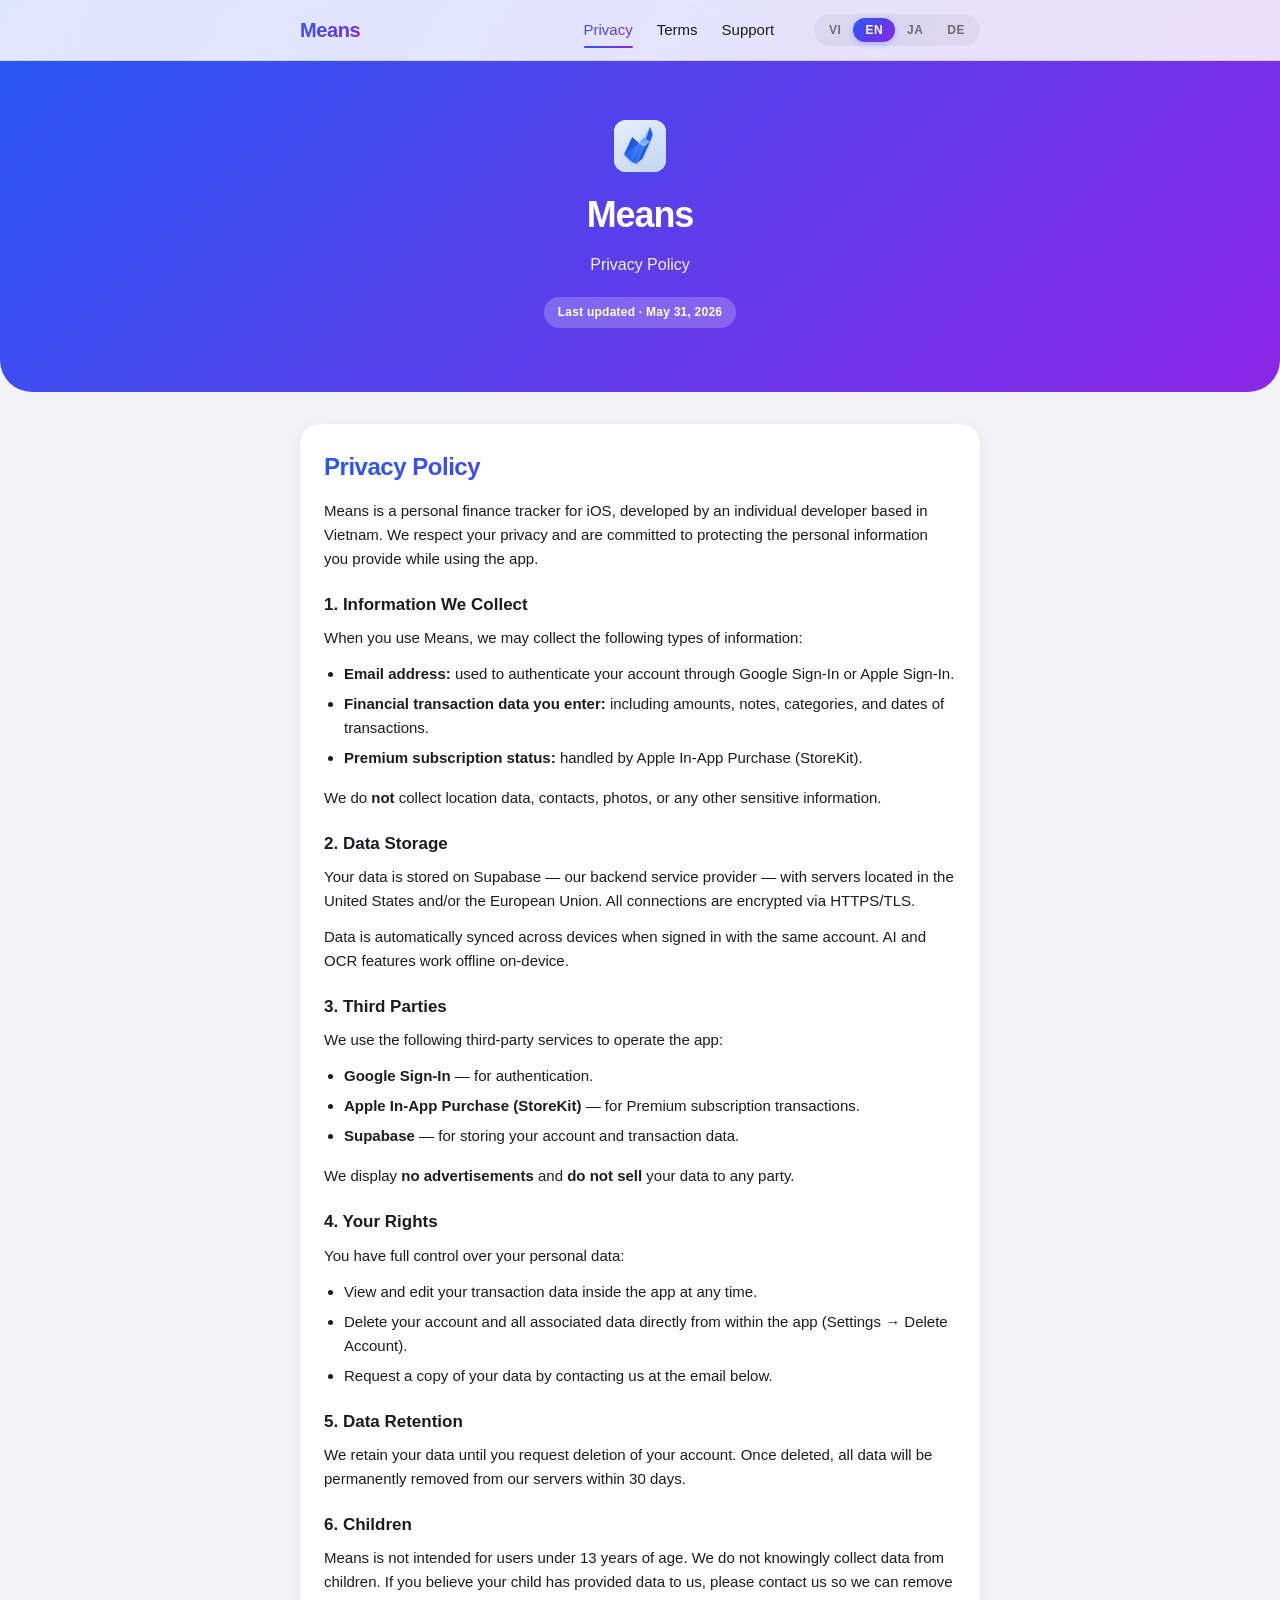
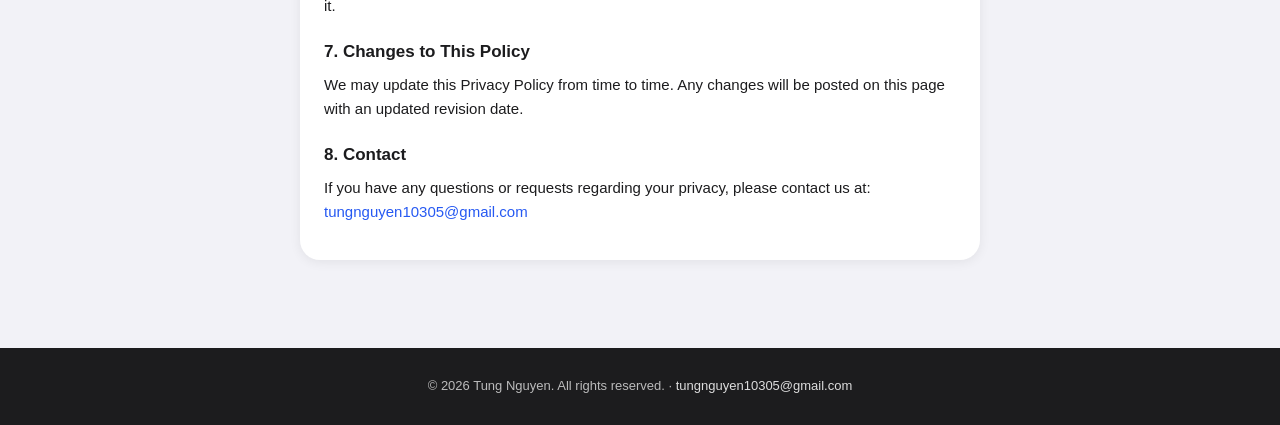
<file: index.html>
<!DOCTYPE html>
<html lang="vi">
<head>
    <meta charset="UTF-8">
    <meta http-equiv="refresh" content="0; url=privacy.html">
    <link rel="canonical" href="privacy.html">
    <title>Means — Legal</title>
    <script>window.location.replace("privacy.html");</script>
</head>
<body>
    <p>Redirecting to <a href="privacy.html">Privacy Policy</a>…</p>
</body>
</html>
</file>
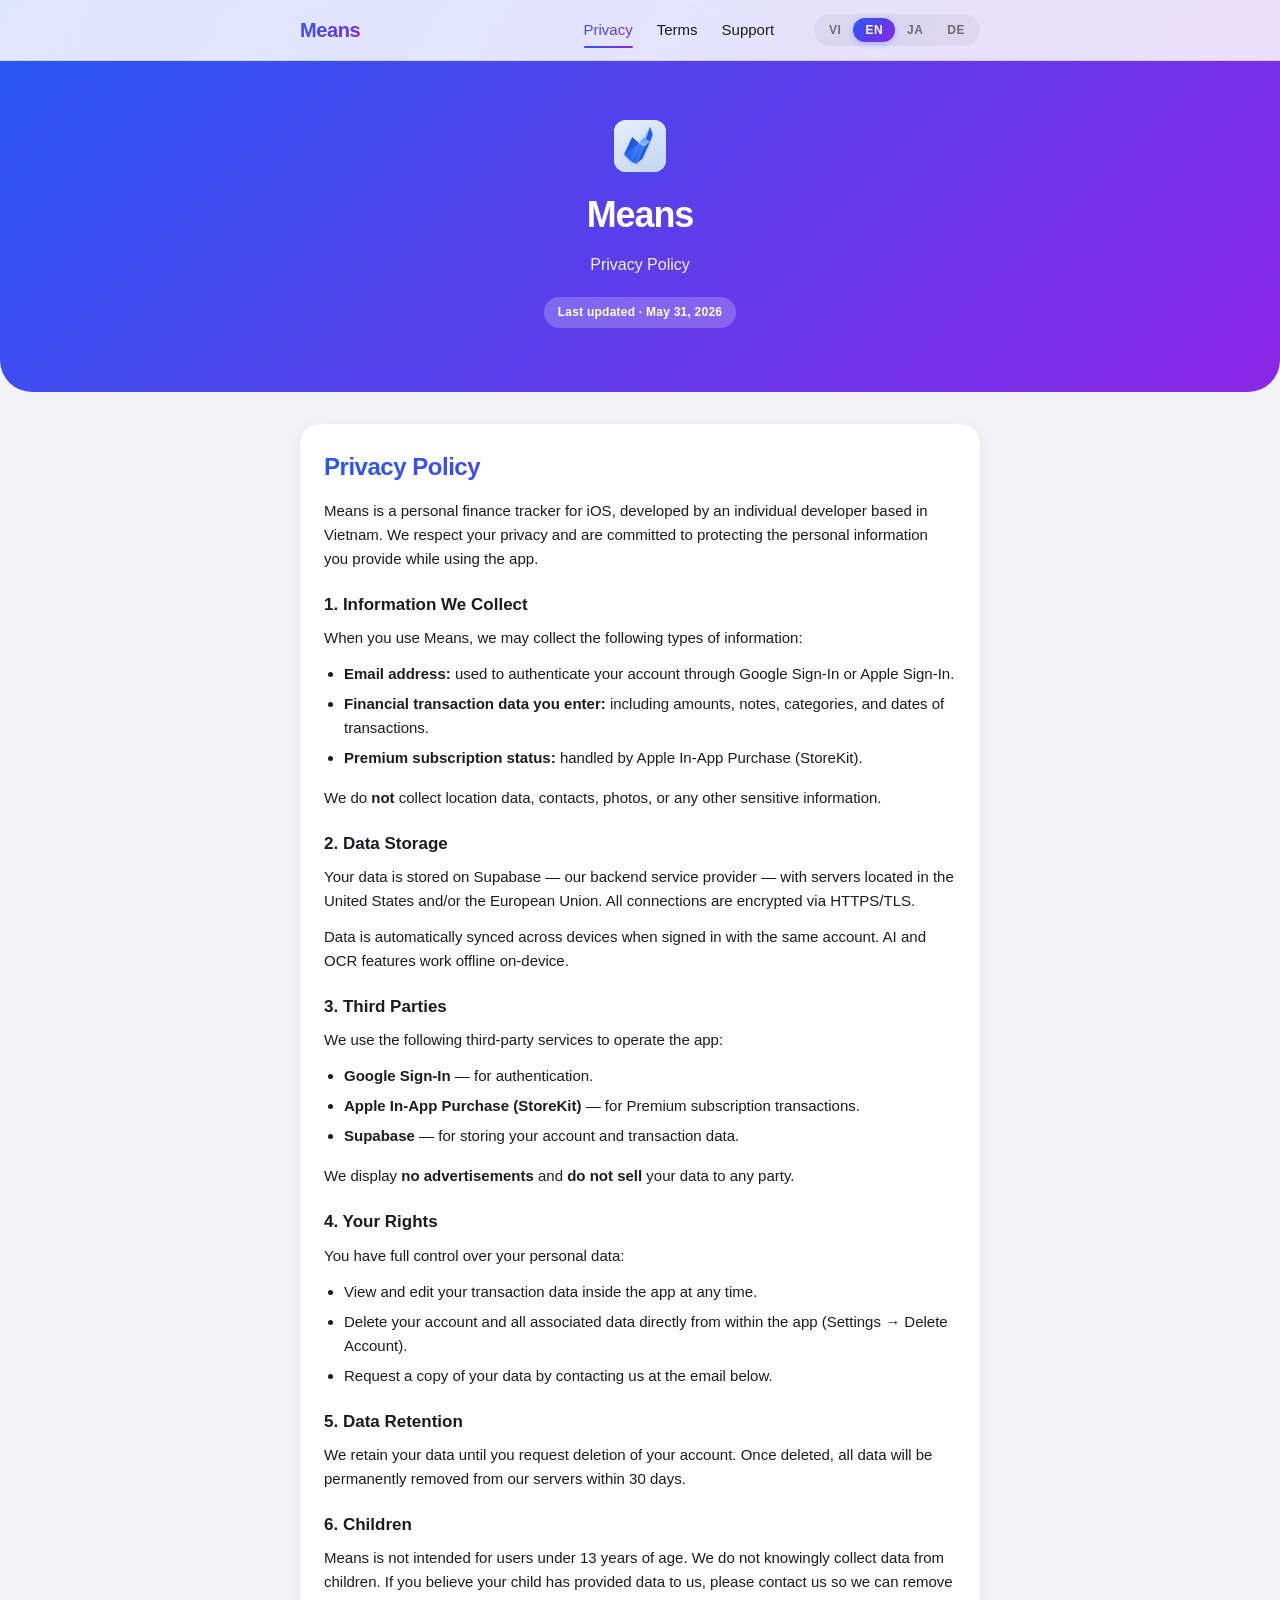
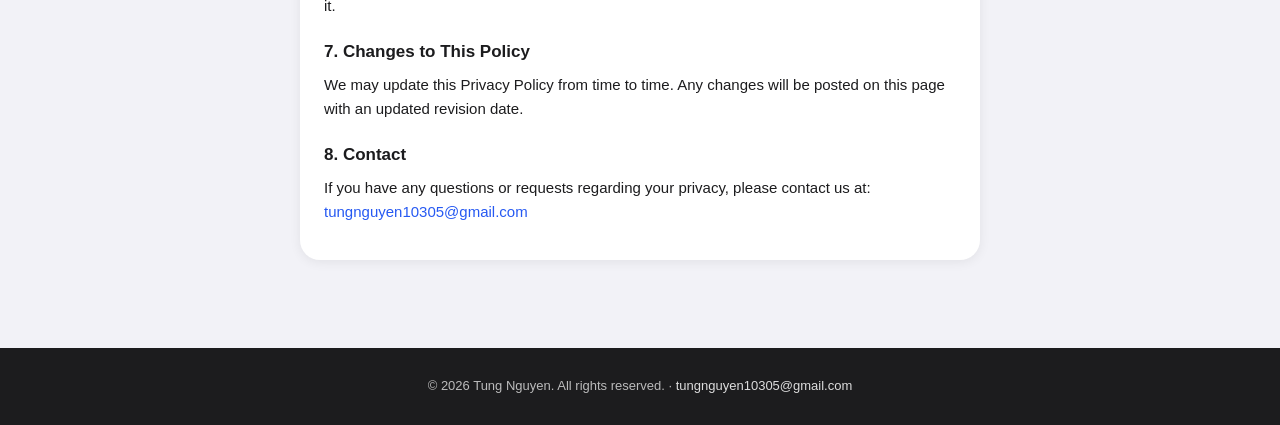
<file: privacy.html>
<!DOCTYPE html>
<html lang="vi">
<head>
    <meta charset="UTF-8">
    <meta name="viewport" content="width=device-width, initial-scale=1.0">
    <title>Chính sách bảo mật · Means</title>
    <meta name="description" content="Chính sách bảo mật của ứng dụng Means — quản lý tài chính cá nhân.">
    <link rel="stylesheet" href="style.css">
</head>
<body class="lang-vi">
    <nav class="nav">
        <div class="nav-inner">
            <a href="privacy.html" class="nav-brand">Means</a>
            <div class="nav-links">
                <a href="privacy.html" class="active">Privacy</a>
                <a href="terms.html">Terms</a>
                <a href="support.html">Support</a>
                <div class="lang-toggle" role="group" aria-label="Language">
                    <button type="button" data-lang="vi" class="active">VI</button>
                    <button type="button" data-lang="en">EN</button>
                    <button type="button" data-lang="ja">JA</button>
                    <button type="button" data-lang="de">DE</button>
                </div>
            </div>
        </div>
    </nav>

    <header class="hero">
        <div class="hero-icon">
            <img src="icon_ios_sang (1).svg" alt="Means app icon">
        </div>
        <h1>Means</h1>
        <p class="hero-subtitle" lang="vi">Chính sách bảo mật</p>
        <p class="hero-subtitle" lang="en">Privacy Policy</p>
        <p class="hero-subtitle" lang="ja">プライバシーポリシー</p>
        <p class="hero-subtitle" lang="de">Datenschutzerklärung</p>
        <span class="badge" lang="vi">Cập nhật · 31/05/2026</span>
        <span class="badge" lang="en">Last updated · May 31, 2026</span>
        <span class="badge" lang="ja">最終更新日 · 2026年5月31日</span>
        <span class="badge" lang="de">Zuletzt aktualisiert · 31. Mai 2026</span>
    </header>

    <main>
        <article class="card">
            <div lang="vi">
            <h2>Chính sách bảo mật</h2>
            <p>Means là ứng dụng quản lý tài chính cá nhân dành cho iOS, được phát triển bởi một nhà phát triển cá nhân tại Việt Nam. Chúng tôi tôn trọng quyền riêng tư của bạn và cam kết bảo vệ thông tin cá nhân mà bạn cung cấp khi sử dụng ứng dụng.</p>

            <h3>1. Thông tin chúng tôi thu thập</h3>
            <p>Khi bạn sử dụng Means, chúng tôi có thể thu thập các loại thông tin sau:</p>
            <ul>
                <li><strong>Địa chỉ email:</strong> dùng để xác thực tài khoản qua Google Sign-In hoặc Apple Sign-In.</li>
                <li><strong>Dữ liệu giao dịch tài chính do bạn nhập:</strong> bao gồm số tiền, ghi chú, danh mục, và ngày tháng của các giao dịch.</li>
                <li><strong>Trạng thái đăng ký Premium:</strong> được xử lý qua Apple In-App Purchase (StoreKit).</li>
            </ul>
            <p>Chúng tôi <strong>không</strong> thu thập dữ liệu vị trí, danh bạ, ảnh, hay bất kỳ dữ liệu nhạy cảm nào khác.</p>

            <h3>2. Lưu trữ dữ liệu</h3>
            <p>Dữ liệu của bạn được lưu trữ trên Supabase — nhà cung cấp dịch vụ backend — với máy chủ đặt tại Hoa Kỳ và/hoặc Liên minh châu Âu. Mọi kết nối đều được mã hoá qua HTTPS/TLS.</p>
            <p>Dữ liệu được đồng bộ tự động giữa các thiết bị khi đăng nhập cùng tài khoản. Các tính năng AI và OCR hoạt động offline trên thiết bị.</p>

            <h3>3. Bên thứ ba</h3>
            <p>Chúng tôi sử dụng các dịch vụ bên thứ ba sau để vận hành ứng dụng:</p>
            <ul>
                <li><strong>Google Sign-In</strong> — để xác thực đăng nhập.</li>
                <li><strong>Apple In-App Purchase (StoreKit)</strong> — để xử lý giao dịch đăng ký Premium.</li>
                <li><strong>Supabase</strong> — để lưu trữ dữ liệu tài khoản và giao dịch của bạn.</li>
            </ul>
            <p>Chúng tôi <strong>không hiển thị quảng cáo</strong> và <strong>không bán dữ liệu</strong> của bạn cho bất kỳ bên nào.</p>

            <h3>4. Quyền của người dùng</h3>
            <p>Bạn có toàn quyền đối với dữ liệu cá nhân của mình:</p>
            <ul>
                <li>Xem và chỉnh sửa dữ liệu giao dịch trong ứng dụng bất kỳ lúc nào.</li>
                <li>Xoá tài khoản và toàn bộ dữ liệu liên quan trực tiếp từ trong ứng dụng (mục Cài đặt → Xoá tài khoản).</li>
                <li>Yêu cầu sao lưu dữ liệu của bạn bằng cách liên hệ qua email bên dưới.</li>
            </ul>

            <h3>5. Thời gian lưu giữ</h3>
            <p>Chúng tôi lưu giữ dữ liệu của bạn cho đến khi bạn yêu cầu xoá tài khoản. Sau khi xoá, toàn bộ dữ liệu sẽ được xoá vĩnh viễn khỏi máy chủ trong vòng 30 ngày.</p>

            <h3>6. Trẻ em</h3>
            <p>Means không dành cho người dưới 13 tuổi. Chúng tôi không cố ý thu thập dữ liệu của trẻ em. Nếu bạn cho rằng con bạn đã cung cấp dữ liệu cho chúng tôi, vui lòng liên hệ để chúng tôi xoá dữ liệu đó.</p>

            <h3>7. Thay đổi chính sách</h3>
            <p>Chúng tôi có thể cập nhật chính sách này theo thời gian. Mọi thay đổi sẽ được thông báo qua trang này, kèm theo ngày cập nhật mới nhất.</p>

            <h3>8. Liên hệ</h3>
            <p>Nếu bạn có thắc mắc hoặc yêu cầu liên quan đến quyền riêng tư, vui lòng liên hệ qua email: <a href="mailto:tungnguyen10305@gmail.com">tungnguyen10305@gmail.com</a></p>
            </div>

            <div lang="en">
            <h2>Privacy Policy</h2>
            <p>Means is a personal finance tracker for iOS, developed by an individual developer based in Vietnam. We respect your privacy and are committed to protecting the personal information you provide while using the app.</p>

            <h3>1. Information We Collect</h3>
            <p>When you use Means, we may collect the following types of information:</p>
            <ul>
                <li><strong>Email address:</strong> used to authenticate your account through Google Sign-In or Apple Sign-In.</li>
                <li><strong>Financial transaction data you enter:</strong> including amounts, notes, categories, and dates of transactions.</li>
                <li><strong>Premium subscription status:</strong> handled by Apple In-App Purchase (StoreKit).</li>
            </ul>
            <p>We do <strong>not</strong> collect location data, contacts, photos, or any other sensitive information.</p>

            <h3>2. Data Storage</h3>
            <p>Your data is stored on Supabase — our backend service provider — with servers located in the United States and/or the European Union. All connections are encrypted via HTTPS/TLS.</p>
            <p>Data is automatically synced across devices when signed in with the same account. AI and OCR features work offline on-device.</p>

            <h3>3. Third Parties</h3>
            <p>We use the following third-party services to operate the app:</p>
            <ul>
                <li><strong>Google Sign-In</strong> — for authentication.</li>
                <li><strong>Apple In-App Purchase (StoreKit)</strong> — for Premium subscription transactions.</li>
                <li><strong>Supabase</strong> — for storing your account and transaction data.</li>
            </ul>
            <p>We display <strong>no advertisements</strong> and <strong>do not sell</strong> your data to any party.</p>

            <h3>4. Your Rights</h3>
            <p>You have full control over your personal data:</p>
            <ul>
                <li>View and edit your transaction data inside the app at any time.</li>
                <li>Delete your account and all associated data directly from within the app (Settings → Delete Account).</li>
                <li>Request a copy of your data by contacting us at the email below.</li>
            </ul>

            <h3>5. Data Retention</h3>
            <p>We retain your data until you request deletion of your account. Once deleted, all data will be permanently removed from our servers within 30 days.</p>

            <h3>6. Children</h3>
            <p>Means is not intended for users under 13 years of age. We do not knowingly collect data from children. If you believe your child has provided data to us, please contact us so we can remove it.</p>

            <h3>7. Changes to This Policy</h3>
            <p>We may update this Privacy Policy from time to time. Any changes will be posted on this page with an updated revision date.</p>

            <h3>8. Contact</h3>
            <p>If you have any questions or requests regarding your privacy, please contact us at: <a href="mailto:tungnguyen10305@gmail.com">tungnguyen10305@gmail.com</a></p>
            </div>

            <div lang="ja">
            <h2>プライバシーポリシー</h2>
            <p>MeansはiOS向けの個人ファイナンス管理アプリで、ベトナムの個人開発者によって開発されています。私たちはあなたのプライバシーを尊重し、アプリの利用中に提供される個人情報の保護に努めます。</p>

            <h3>1. 収集する情報</h3>
            <p>Meansを利用する際、以下の情報を収集する場合があります:</p>
            <ul>
                <li><strong>メールアドレス:</strong> Google Sign-InまたはApple Sign-Inを通じたアカウント認証に使用します。</li>
                <li><strong>入力された取引データ:</strong> 金額、メモ、カテゴリ、日付などの取引情報。</li>
                <li><strong>プレミアム購読状況:</strong> Apple In-App Purchase (StoreKit) で管理されます。</li>
            </ul>
            <p>位置情報、連絡先、写真、その他の機密情報は<strong>収集しません</strong>。</p>

            <h3>2. データの保存</h3>
            <p>データは当社のバックエンドサービスプロバイダーであるSupabaseに保存され、サーバーは米国および/または欧州連合にあります。すべての通信はHTTPS/TLSで暗号化されます。</p>
            <p>同じアカウントでログインすると、デバイス間で自動的に同期されます。AI機能とOCR機能はデバイス上でオフライン動作します。</p>

            <h3>3. 第三者サービス</h3>
            <p>アプリの運営に以下の第三者サービスを利用しています:</p>
            <ul>
                <li><strong>Google Sign-In</strong> — 認証用。</li>
                <li><strong>Apple In-App Purchase (StoreKit)</strong> — プレミアム購読決済用。</li>
                <li><strong>Supabase</strong> — アカウントおよび取引データの保存用。</li>
            </ul>
            <p>広告は<strong>一切表示せず</strong>、あなたのデータを第三者に<strong>販売しません</strong>。</p>

            <h3>4. あなたの権利</h3>
            <p>あなたは個人データを完全に管理する権利を持ちます:</p>
            <ul>
                <li>アプリ内でいつでも取引データの閲覧および編集が可能です。</li>
                <li>アプリ内から直接アカウントとすべてのデータを削除できます (設定 → アカウント削除)。</li>
                <li>下記のメールアドレスに連絡することで、データのコピーを請求できます。</li>
            </ul>

            <h3>5. データ保持期間</h3>
            <p>アカウント削除の要求があるまでデータを保持します。削除後、すべてのデータは30日以内にサーバーから完全に削除されます。</p>

            <h3>6. 子どもについて</h3>
            <p>Meansは13歳未満のユーザーを対象としていません。意図的に子どもからデータを収集することはありません。お子様が当社にデータを提供したと思われる場合は、削除のためご連絡ください。</p>

            <h3>7. ポリシーの変更</h3>
            <p>本プライバシーポリシーは随時更新される場合があります。変更内容は更新日とともにこのページに掲載されます。</p>

            <h3>8. お問い合わせ</h3>
            <p>プライバシーに関するご質問やご要望は、次のメールアドレスまでお問い合わせください: <a href="mailto:tungnguyen10305@gmail.com">tungnguyen10305@gmail.com</a></p>
            </div>

            <div lang="de">
            <h2>Datenschutzerklärung</h2>
            <p>Means ist eine persönliche Finanz-Tracking-App für iOS, entwickelt von einem Einzelentwickler in Vietnam. Wir respektieren deine Privatsphäre und verpflichten uns, deine bei der Nutzung der App bereitgestellten personenbezogenen Daten zu schützen.</p>

            <h3>1. Erhobene Daten</h3>
            <p>Bei der Nutzung von Means können folgende Arten von Daten erhoben werden:</p>
            <ul>
                <li><strong>E-Mail-Adresse:</strong> zur Authentifizierung deines Kontos über Google Sign-In oder Apple Sign-In.</li>
                <li><strong>Eingegebene Finanztransaktionsdaten:</strong> einschließlich Beträge, Notizen, Kategorien und Daten der Transaktionen.</li>
                <li><strong>Premium-Abonnementstatus:</strong> verarbeitet durch Apple In-App Purchase (StoreKit).</li>
            </ul>
            <p>Wir erheben <strong>keine</strong> Standortdaten, Kontakte, Fotos oder andere sensible Informationen.</p>

            <h3>2. Datenspeicherung</h3>
            <p>Deine Daten werden auf Supabase — unserem Backend-Dienstleister — gespeichert, mit Servern in den USA und/oder der Europäischen Union. Alle Verbindungen sind per HTTPS/TLS verschlüsselt.</p>
            <p>Daten werden automatisch zwischen Geräten synchronisiert, wenn du mit demselben Konto angemeldet bist. KI- und OCR-Funktionen arbeiten offline auf dem Gerät.</p>

            <h3>3. Drittanbieter</h3>
            <p>Wir nutzen folgende Drittanbieter-Dienste für den Betrieb der App:</p>
            <ul>
                <li><strong>Google Sign-In</strong> — zur Authentifizierung.</li>
                <li><strong>Apple In-App Purchase (StoreKit)</strong> — für Premium-Abonnements.</li>
                <li><strong>Supabase</strong> — zur Speicherung deiner Konto- und Transaktionsdaten.</li>
            </ul>
            <p>Wir zeigen <strong>keine Werbung</strong> und <strong>verkaufen</strong> deine Daten nicht an Dritte.</p>

            <h3>4. Deine Rechte</h3>
            <p>Du hast die volle Kontrolle über deine personenbezogenen Daten:</p>
            <ul>
                <li>Transaktionsdaten jederzeit in der App ansehen und bearbeiten.</li>
                <li>Konto und alle zugehörigen Daten direkt in der App löschen (Einstellungen → Konto löschen).</li>
                <li>Eine Kopie deiner Daten anfordern, indem du uns per E-Mail kontaktierst.</li>
            </ul>

            <h3>5. Speicherdauer</h3>
            <p>Wir bewahren deine Daten auf, bis du die Löschung deines Kontos anforderst. Nach der Löschung werden alle Daten innerhalb von 30 Tagen dauerhaft von unseren Servern entfernt.</p>

            <h3>6. Kinder</h3>
            <p>Means ist nicht für Nutzer unter 13 Jahren bestimmt. Wir erheben wissentlich keine Daten von Kindern. Falls du der Meinung bist, dass dein Kind uns Daten zur Verfügung gestellt hat, kontaktiere uns bitte zur Löschung.</p>

            <h3>7. Änderungen dieser Richtlinie</h3>
            <p>Wir können diese Datenschutzerklärung von Zeit zu Zeit aktualisieren. Änderungen werden auf dieser Seite mit einem aktualisierten Datum veröffentlicht.</p>

            <h3>8. Kontakt</h3>
            <p>Bei Fragen oder Anliegen zum Datenschutz kontaktiere uns bitte unter: <a href="mailto:tungnguyen10305@gmail.com">tungnguyen10305@gmail.com</a></p>
            </div>
        </article>
    </main>

    <footer>
        © 2026 Tung Nguyen. All rights reserved. · <a href="mailto:tungnguyen10305@gmail.com">tungnguyen10305@gmail.com</a>
    </footer>

    <script>
    (function () {
        var KEY = "means-lang";
        var SUPPORTED = ["vi", "en", "ja", "de"];

        function isSupported(l) { return SUPPORTED.indexOf(l) >= 0; }
        function readSaved() {
            try { return localStorage.getItem(KEY); } catch (e) { return null; }
        }
        function writeSaved(v) {
            try { localStorage.setItem(KEY, v); } catch (e) {}
        }
        function getInitial() {
            // Priority: URL ?lang= → saved localStorage → navigator
            var params = new URLSearchParams(window.location.search);
            var fromUrl = (params.get("lang") || "").toLowerCase();
            if (isSupported(fromUrl)) return fromUrl;
            var saved = readSaved();
            if (isSupported(saved)) return saved;
            var nav = (navigator.language || "").toLowerCase();
            if (nav.indexOf("vi") === 0) return "vi";
            if (nav.indexOf("ja") === 0) return "ja";
            if (nav.indexOf("de") === 0) return "de";
            return "en";
        }
        function apply(lang) {
            document.documentElement.lang = lang;
            document.body.classList.remove("lang-vi", "lang-en", "lang-ja", "lang-de");
            document.body.classList.add("lang-" + lang);
            var btns = document.querySelectorAll(".lang-toggle button[data-lang]");
            for (var k = 0; k < btns.length; k++) {
                if (btns[k].dataset.lang === lang) btns[k].classList.add("active");
                else btns[k].classList.remove("active");
            }
        }

        var current = getInitial();
        apply(current);

        var btns = document.querySelectorAll(".lang-toggle button[data-lang]");
        for (var i = 0; i < btns.length; i++) {
            btns[i].addEventListener("click", function () {
                var lang = this.dataset.lang;
                if (lang === current) return;
                current = lang;
                writeSaved(current);
                apply(current);
            });
        }

        window.addEventListener("storage", function (e) {
            if (e.key === KEY && isSupported(e.newValue) && e.newValue !== current) {
                current = e.newValue;
                apply(current);
            }
        });
    })();
    </script>
</body>
</html>
</file>
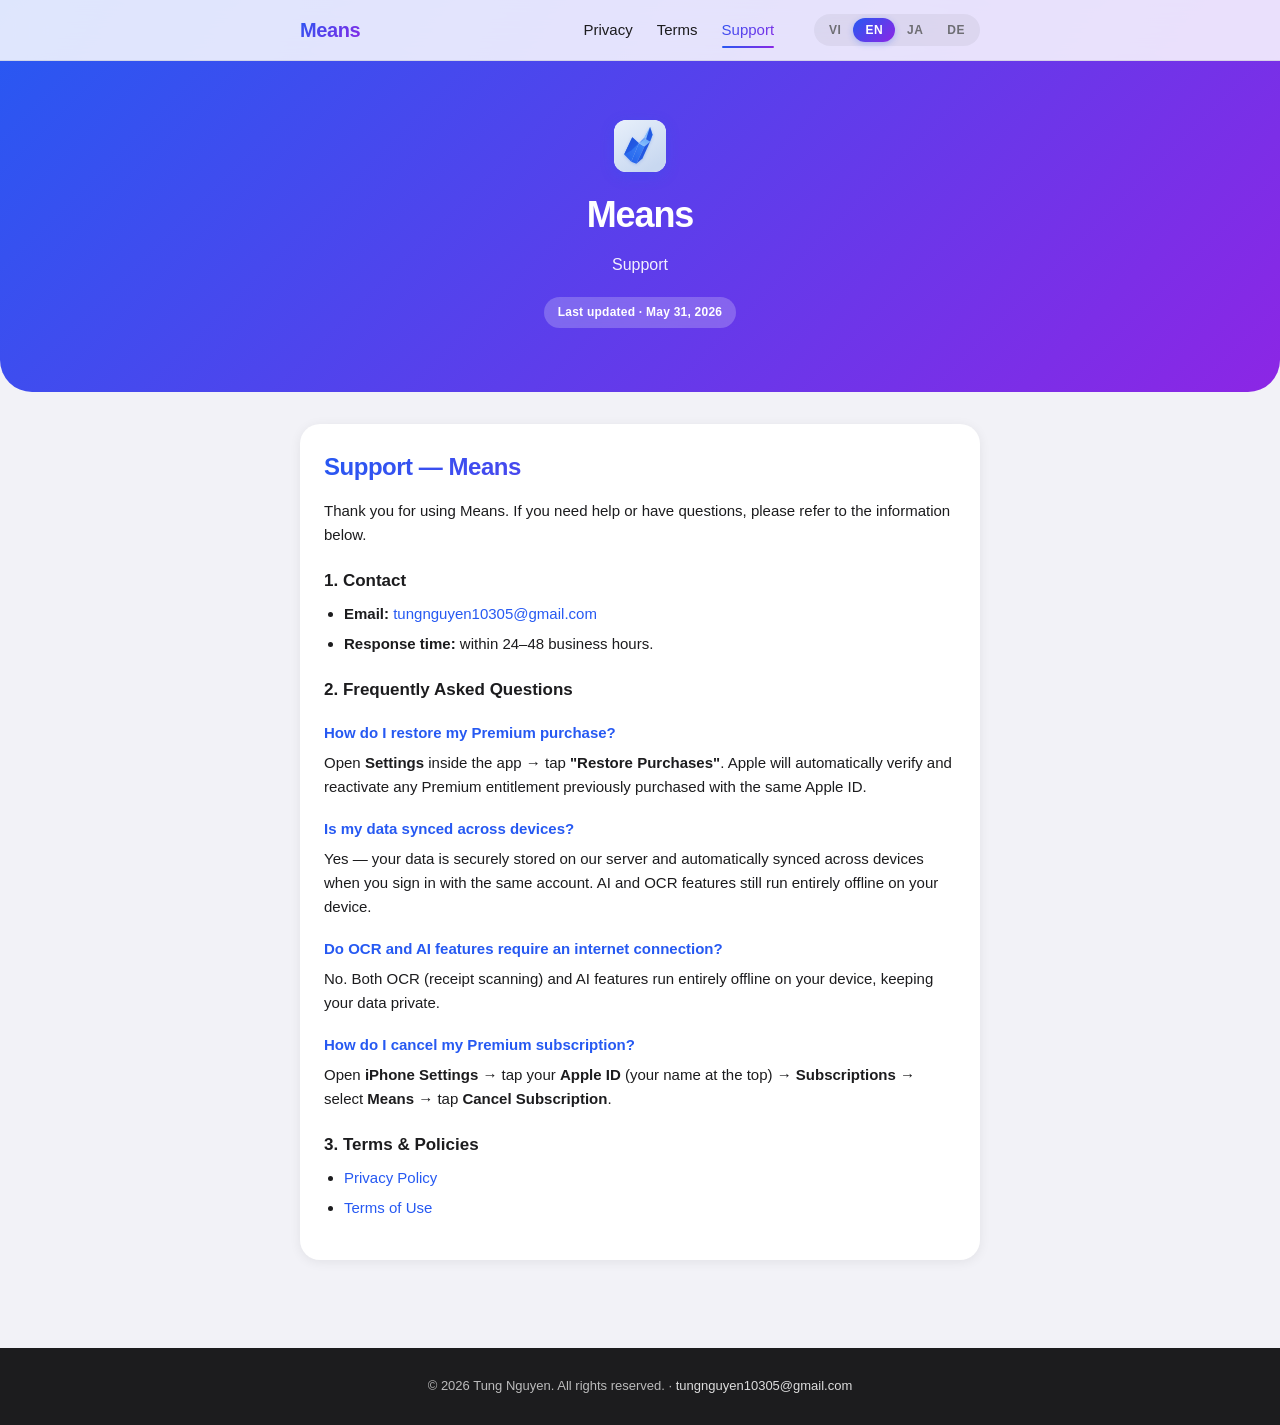
<file: support.html>
<!DOCTYPE html>
<html lang="vi">
<head>
    <meta charset="UTF-8">
    <meta name="viewport" content="width=device-width, initial-scale=1.0">
    <title>Hỗ trợ · Means</title>
    <meta name="description" content="Trang hỗ trợ ứng dụng Means — quản lý tài chính cá nhân.">
    <link rel="stylesheet" href="style.css">
</head>
<body class="lang-vi">
    <nav class="nav">
        <div class="nav-inner">
            <a href="privacy.html" class="nav-brand">Means</a>
            <div class="nav-links">
                <a href="privacy.html">Privacy</a>
                <a href="terms.html">Terms</a>
                <a href="support.html" class="active">Support</a>
                <div class="lang-toggle" role="group" aria-label="Language">
                    <button type="button" data-lang="vi" class="active">VI</button>
                    <button type="button" data-lang="en">EN</button>
                    <button type="button" data-lang="ja">JA</button>
                    <button type="button" data-lang="de">DE</button>
                </div>
            </div>
        </div>
    </nav>

    <header class="hero">
        <div class="hero-icon">
            <img src="icon_ios_sang (1).svg" alt="Means app icon">
        </div>
        <h1>Means</h1>
        <p class="hero-subtitle" lang="vi">Hỗ trợ</p>
        <p class="hero-subtitle" lang="en">Support</p>
        <p class="hero-subtitle" lang="ja">サポート</p>
        <p class="hero-subtitle" lang="de">Support</p>
        <span class="badge" lang="vi">Cập nhật · 31/05/2026</span>
        <span class="badge" lang="en">Last updated · May 31, 2026</span>
        <span class="badge" lang="ja">最終更新日 · 2026年5月31日</span>
        <span class="badge" lang="de">Zuletzt aktualisiert · 31. Mai 2026</span>
    </header>

    <main>
        <article class="card">
            <div lang="vi">
            <h2>Hỗ trợ — Means</h2>
            <p>Cảm ơn bạn đã sử dụng Means. Nếu bạn cần trợ giúp hoặc có câu hỏi, vui lòng tham khảo các thông tin dưới đây.</p>

            <h3>1. Liên hệ</h3>
            <ul>
                <li><strong>Email:</strong> <a href="mailto:tungnguyen10305@gmail.com">tungnguyen10305@gmail.com</a></li>
                <li><strong>Thời gian phản hồi:</strong> trong vòng 24–48 giờ làm việc.</li>
            </ul>

            <h3>2. Câu hỏi thường gặp</h3>

            <h4>Làm sao khôi phục mua hàng Premium?</h4>
            <p>Vào <strong>Cài đặt</strong> trong app → chọn <strong>"Khôi phục mua hàng"</strong>. Apple sẽ tự động xác minh và kích hoạt lại quyền Premium đã mua trước đó với cùng Apple ID.</p>

            <h4>Dữ liệu có được đồng bộ giữa các thiết bị không?</h4>
            <p>Có, dữ liệu được lưu trữ an toàn trên server và đồng bộ tự động giữa các thiết bị khi bạn đăng nhập cùng tài khoản. Các tính năng AI và OCR vẫn hoạt động offline trên thiết bị.</p>

            <h4>Tính năng OCR và AI có cần kết nối internet không?</h4>
            <p>Không. Cả OCR (nhận dạng hoá đơn) và các tính năng AI đều hoạt động hoàn toàn offline ngay trên thiết bị, đảm bảo quyền riêng tư của bạn.</p>

            <h4>Làm sao huỷ đăng ký Premium?</h4>
            <p>Vào <strong>Cài đặt iPhone</strong> → <strong>Apple ID</strong> (tên của bạn ở đầu trang) → <strong>Subscriptions</strong> (Đăng ký) → chọn <strong>Means</strong> → nhấn <strong>Cancel Subscription</strong> (Huỷ đăng ký).</p>

            <h3>3. Điều khoản & Chính sách</h3>
            <ul>
                <li><a href="privacy.html">Chính sách bảo mật</a></li>
                <li><a href="terms.html">Điều khoản sử dụng</a></li>
            </ul>
            </div>

            <div lang="en">
            <h2>Support — Means</h2>
            <p>Thank you for using Means. If you need help or have questions, please refer to the information below.</p>

            <h3>1. Contact</h3>
            <ul>
                <li><strong>Email:</strong> <a href="mailto:tungnguyen10305@gmail.com">tungnguyen10305@gmail.com</a></li>
                <li><strong>Response time:</strong> within 24–48 business hours.</li>
            </ul>

            <h3>2. Frequently Asked Questions</h3>

            <h4>How do I restore my Premium purchase?</h4>
            <p>Open <strong>Settings</strong> inside the app → tap <strong>"Restore Purchases"</strong>. Apple will automatically verify and reactivate any Premium entitlement previously purchased with the same Apple ID.</p>

            <h4>Is my data synced across devices?</h4>
            <p>Yes — your data is securely stored on our server and automatically synced across devices when you sign in with the same account. AI and OCR features still run entirely offline on your device.</p>

            <h4>Do OCR and AI features require an internet connection?</h4>
            <p>No. Both OCR (receipt scanning) and AI features run entirely offline on your device, keeping your data private.</p>

            <h4>How do I cancel my Premium subscription?</h4>
            <p>Open <strong>iPhone Settings</strong> → tap your <strong>Apple ID</strong> (your name at the top) → <strong>Subscriptions</strong> → select <strong>Means</strong> → tap <strong>Cancel Subscription</strong>.</p>

            <h3>3. Terms & Policies</h3>
            <ul>
                <li><a href="privacy.html">Privacy Policy</a></li>
                <li><a href="terms.html">Terms of Use</a></li>
            </ul>
            </div>

            <div lang="ja">
            <h2>サポート — Means</h2>
            <p>Meansをご利用いただきありがとうございます。ご不明な点やご質問がございましたら、以下の情報をご参照ください。</p>

            <h3>1. お問い合わせ</h3>
            <ul>
                <li><strong>メール:</strong> <a href="mailto:tungnguyen10305@gmail.com">tungnguyen10305@gmail.com</a></li>
                <li><strong>返信時間:</strong> 営業時間内24〜48時間以内。</li>
            </ul>

            <h3>2. よくある質問</h3>

            <h4>プレミアム購入を復元するには?</h4>
            <p>アプリ内の<strong>設定</strong>→<strong>「購入を復元」</strong>をタップしてください。Appleが自動的に確認し、同じApple IDで以前購入したプレミアム権限を再アクティベートします。</p>

            <h4>データはデバイス間で同期されますか?</h4>
            <p>はい。データはサーバーに安全に保存され、同じアカウントでサインインすると自動的に同期されます。AIとOCR機能はデバイス上でオフラインでも動作します。</p>

            <h4>OCRとAI機能にはインターネット接続が必要ですか?</h4>
            <p>いいえ。OCR（レシートスキャン）とAI機能は、デバイス上で完全にオフラインで動作し、プライバシーを保護します。</p>

            <h4>プレミアムサブスクリプションをキャンセルするには?</h4>
            <p><strong>iPhoneの設定</strong>→<strong>Apple ID</strong>（ページ上部のお名前）→<strong>サブスクリプション</strong>→<strong>Means</strong>を選択→<strong>サブスクリプションをキャンセル</strong>をタップしてください。</p>

            <h3>3. 利用規約・ポリシー</h3>
            <ul>
                <li><a href="privacy.html">プライバシーポリシー</a></li>
                <li><a href="terms.html">利用規約</a></li>
            </ul>
            </div>

            <div lang="de">
            <h2>Support — Means</h2>
            <p>Danke, dass du Means verwendest. Wenn du Hilfe benötigst oder Fragen hast, findest du hier die relevanten Informationen.</p>

            <h3>1. Kontakt</h3>
            <ul>
                <li><strong>E-Mail:</strong> <a href="mailto:tungnguyen10305@gmail.com">tungnguyen10305@gmail.com</a></li>
                <li><strong>Antwortzeit:</strong> innerhalb von 24–48 Geschäftsstunden.</li>
            </ul>

            <h3>2. Häufig gestellte Fragen</h3>

            <h4>Wie stelle ich meinen Premium-Kauf wieder her?</h4>
            <p>Öffne <strong>Einstellungen</strong> in der App → tippe auf <strong>„Käufe wiederherstellen"</strong>. Apple verifiziert automatisch und reaktiviert alle Premium-Berechtigungen, die zuvor mit derselben Apple ID gekauft wurden.</p>

            <h4>Werden meine Daten geräteübergreifend synchronisiert?</h4>
            <p>Ja – deine Daten werden sicher auf unserem Server gespeichert und automatisch zwischen Geräten synchronisiert, wenn du dich mit demselben Konto anmeldest. KI- und OCR-Funktionen laufen vollständig offline auf deinem Gerät.</p>

            <h4>Benötigen OCR- und KI-Funktionen eine Internetverbindung?</h4>
            <p>Nein. Sowohl OCR (Belegscan) als auch KI-Funktionen laufen vollständig offline auf deinem Gerät und schützen so deine Privatsphäre.</p>

            <h4>Wie kündige ich mein Premium-Abonnement?</h4>
            <p>Öffne <strong>iPhone-Einstellungen</strong> → tippe auf deine <strong>Apple ID</strong> (dein Name oben) → <strong>Abonnements</strong> → wähle <strong>Means</strong> → tippe auf <strong>Abonnement kündigen</strong>.</p>

            <h3>3. Bedingungen & Richtlinien</h3>
            <ul>
                <li><a href="privacy.html">Datenschutzerklärung</a></li>
                <li><a href="terms.html">Nutzungsbedingungen</a></li>
            </ul>
            </div>
        </article>
    </main>

    <footer>
        © 2026 Tung Nguyen. All rights reserved. · <a href="mailto:tungnguyen10305@gmail.com">tungnguyen10305@gmail.com</a>
    </footer>

    <script>
    (function () {
        var KEY = "means-lang";
        var SUPPORTED = ["vi", "en", "ja", "de"];

        function isSupported(l) { return SUPPORTED.indexOf(l) >= 0; }
        function readSaved() {
            try { return localStorage.getItem(KEY); } catch (e) { return null; }
        }
        function writeSaved(v) {
            try { localStorage.setItem(KEY, v); } catch (e) {}
        }
        function getInitial() {
            var params = new URLSearchParams(window.location.search);
            var fromUrl = (params.get("lang") || "").toLowerCase();
            if (isSupported(fromUrl)) return fromUrl;
            var saved = readSaved();
            if (isSupported(saved)) return saved;
            var nav = (navigator.language || "").toLowerCase();
            if (nav.indexOf("vi") === 0) return "vi";
            if (nav.indexOf("ja") === 0) return "ja";
            if (nav.indexOf("de") === 0) return "de";
            return "en";
        }
        function apply(lang) {
            document.documentElement.lang = lang;
            document.body.classList.remove("lang-vi", "lang-en", "lang-ja", "lang-de");
            document.body.classList.add("lang-" + lang);
            var btns = document.querySelectorAll(".lang-toggle button[data-lang]");
            for (var k = 0; k < btns.length; k++) {
                if (btns[k].dataset.lang === lang) btns[k].classList.add("active");
                else btns[k].classList.remove("active");
            }
        }

        var current = getInitial();
        apply(current);

        var btns = document.querySelectorAll(".lang-toggle button[data-lang]");
        for (var i = 0; i < btns.length; i++) {
            btns[i].addEventListener("click", function () {
                var lang = this.dataset.lang;
                if (lang === current) return;
                current = lang;
                writeSaved(current);
                apply(current);
            });
        }

        window.addEventListener("storage", function (e) {
            if (e.key === KEY && isSupported(e.newValue) && e.newValue !== current) {
                current = e.newValue;
                apply(current);
            }
        });
    })();
    </script>
</body>
</html>
</file>
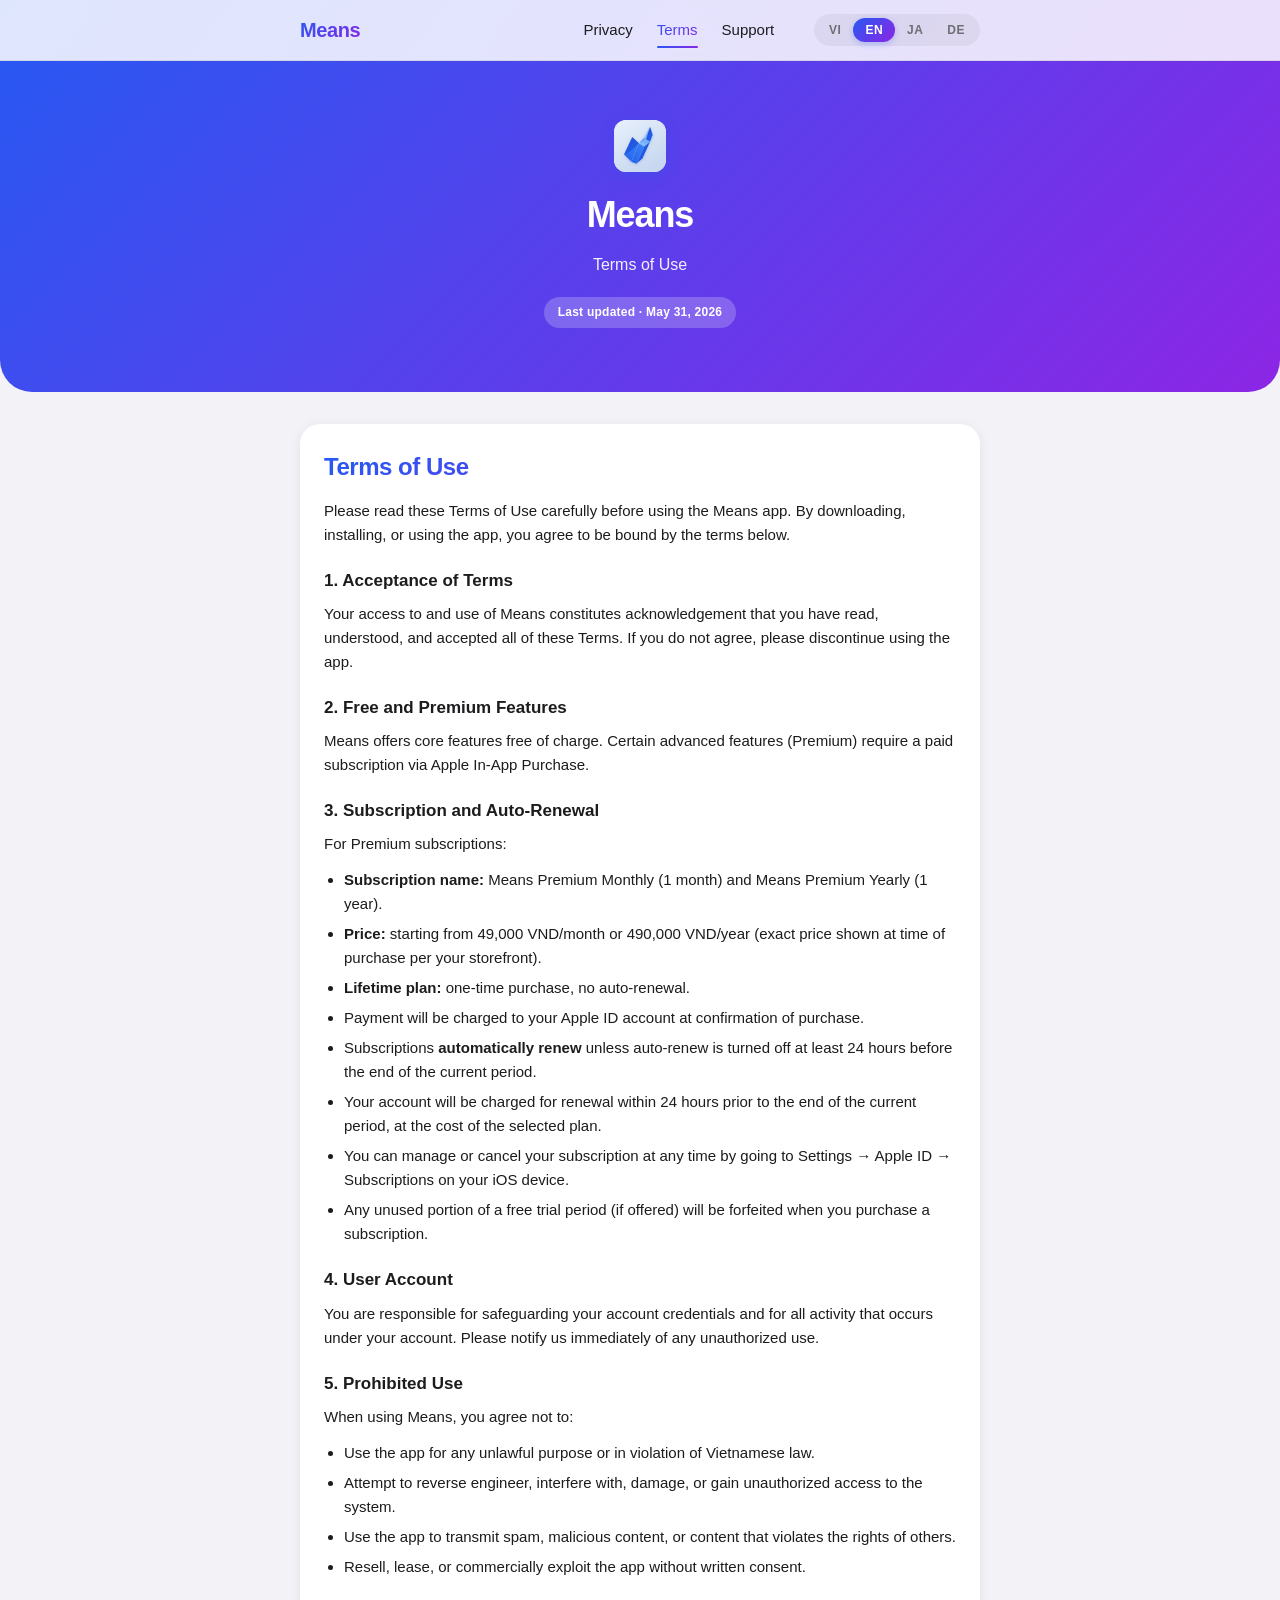
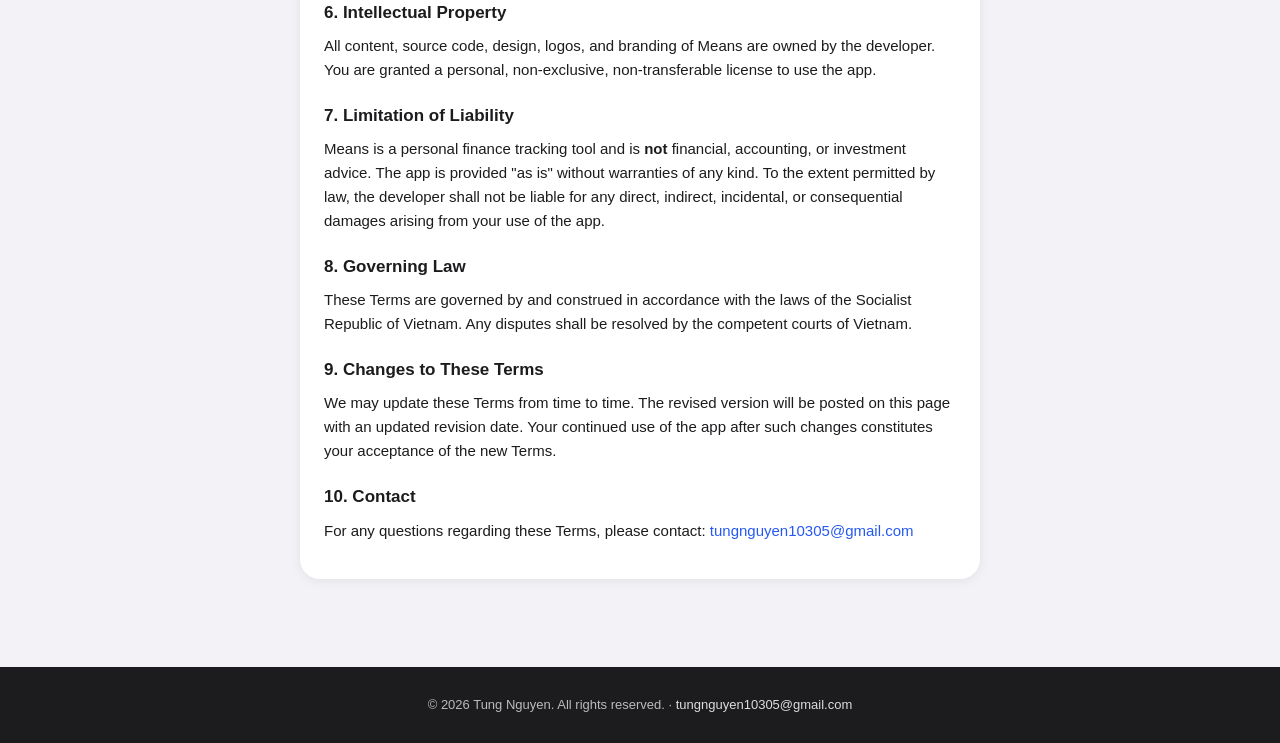
<file: terms.html>
<!DOCTYPE html>
<html lang="vi">
<head>
    <meta charset="UTF-8">
    <meta name="viewport" content="width=device-width, initial-scale=1.0">
    <title>Điều khoản sử dụng · Means</title>
    <meta name="description" content="Điều khoản sử dụng của ứng dụng Means — quản lý tài chính cá nhân.">
    <link rel="stylesheet" href="style.css">
</head>
<body class="lang-vi">
    <nav class="nav">
        <div class="nav-inner">
            <a href="privacy.html" class="nav-brand">Means</a>
            <div class="nav-links">
                <a href="privacy.html">Privacy</a>
                <a href="terms.html" class="active">Terms</a>
                <a href="support.html">Support</a>
                <div class="lang-toggle" role="group" aria-label="Language">
                    <button type="button" data-lang="vi" class="active">VI</button>
                    <button type="button" data-lang="en">EN</button>
                    <button type="button" data-lang="ja">JA</button>
                    <button type="button" data-lang="de">DE</button>
                </div>
            </div>
        </div>
    </nav>

    <header class="hero">
        <div class="hero-icon">
            <img src="icon_ios_sang (1).svg" alt="Means app icon">
        </div>
        <h1>Means</h1>
        <p class="hero-subtitle" lang="vi">Điều khoản sử dụng</p>
        <p class="hero-subtitle" lang="en">Terms of Use</p>
        <p class="hero-subtitle" lang="ja">利用規約</p>
        <p class="hero-subtitle" lang="de">Nutzungsbedingungen</p>
        <span class="badge" lang="vi">Cập nhật · 31/05/2026</span>
        <span class="badge" lang="en">Last updated · May 31, 2026</span>
        <span class="badge" lang="ja">最終更新日 · 2026年5月31日</span>
        <span class="badge" lang="de">Zuletzt aktualisiert · 31. Mai 2026</span>
    </header>

    <main>
        <article class="card">
            <div lang="vi">
            <h2>Điều khoản sử dụng</h2>
            <p>Vui lòng đọc kỹ Điều khoản sử dụng này trước khi sử dụng ứng dụng Means. Bằng việc tải xuống, cài đặt hoặc sử dụng ứng dụng, bạn đồng ý bị ràng buộc bởi các điều khoản dưới đây.</p>

            <h3>1. Chấp nhận điều khoản</h3>
            <p>Việc bạn truy cập và sử dụng Means đồng nghĩa với việc bạn đã đọc, hiểu và chấp nhận toàn bộ các điều khoản này. Nếu bạn không đồng ý, vui lòng ngừng sử dụng ứng dụng.</p>

            <h3>2. Tính năng miễn phí và Premium</h3>
            <p>Means cung cấp các tính năng cơ bản miễn phí. Một số tính năng nâng cao (Premium) yêu cầu đăng ký trả phí thông qua Apple In-App Purchase.</p>

            <h3>3. Đăng ký và tự động gia hạn</h3>
            <p>Đối với các gói đăng ký Premium:</p>
            <ul>
                <li><strong>Tên gói đăng ký:</strong> Means Premium Hàng Tháng (1 tháng) và Means Premium Hàng Năm (1 năm).</li>
                <li><strong>Giá:</strong> từ 49.000 ₫/tháng hoặc 490.000 ₫/năm (giá hiển thị chính xác theo storefront tại thời điểm mua).</li>
                <li><strong>Gói Trọn Đời:</strong> thanh toán một lần, không tự động gia hạn.</li>
                <li>Khoản thanh toán sẽ được tính vào tài khoản Apple ID của bạn khi xác nhận mua hàng.</li>
                <li>Đăng ký <strong>tự động gia hạn</strong> trừ khi bạn tắt tính năng tự động gia hạn ít nhất 24 giờ trước khi kỳ hiện tại kết thúc.</li>
                <li>Khoản gia hạn sẽ được tính trong vòng 24 giờ trước khi kỳ hiện tại kết thúc, với mức phí của gói đã chọn.</li>
                <li>Bạn có thể quản lý hoặc huỷ đăng ký bất kỳ lúc nào trong phần Cài đặt → Apple ID → Đăng ký trên thiết bị iOS.</li>
                <li>Phần chưa sử dụng của thời gian dùng thử miễn phí (nếu có) sẽ bị mất khi bạn mua gói đăng ký.</li>
            </ul>

            <h3>4. Tài khoản người dùng</h3>
            <p>Bạn chịu trách nhiệm bảo mật thông tin đăng nhập tài khoản của mình và mọi hoạt động phát sinh dưới tài khoản đó. Vui lòng thông báo cho chúng tôi ngay khi phát hiện bất kỳ hành vi sử dụng trái phép nào.</p>

            <h3>5. Hành vi bị cấm</h3>
            <p>Khi sử dụng Means, bạn cam kết không:</p>
            <ul>
                <li>Sử dụng ứng dụng cho mục đích bất hợp pháp hoặc trái với pháp luật Việt Nam.</li>
                <li>Cố gắng dịch ngược, can thiệp, phá hoại, hoặc truy cập trái phép vào hệ thống.</li>
                <li>Sử dụng ứng dụng để gửi nội dung spam, độc hại, hoặc xâm phạm quyền của người khác.</li>
                <li>Bán lại, cho thuê, hoặc khai thác thương mại ứng dụng mà không có sự đồng ý bằng văn bản.</li>
            </ul>

            <h3>6. Sở hữu trí tuệ</h3>
            <p>Toàn bộ nội dung, mã nguồn, thiết kế, logo và thương hiệu của Means thuộc sở hữu của nhà phát triển. Bạn được cấp quyền sử dụng cá nhân, không độc quyền và không thể chuyển nhượng.</p>

            <h3>7. Giới hạn trách nhiệm</h3>
            <p>Means là công cụ hỗ trợ ghi chép tài chính cá nhân và <strong>không</strong> phải lời khuyên tài chính, kế toán hay đầu tư. Ứng dụng được cung cấp "nguyên trạng" mà không kèm theo bất kỳ bảo đảm nào. Trong phạm vi pháp luật cho phép, nhà phát triển không chịu trách nhiệm với bất kỳ thiệt hại trực tiếp, gián tiếp, ngẫu nhiên hay hệ quả nào phát sinh từ việc sử dụng ứng dụng.</p>

            <h3>8. Luật áp dụng</h3>
            <p>Điều khoản này được điều chỉnh và giải thích theo pháp luật của nước Cộng hoà Xã hội Chủ nghĩa Việt Nam. Mọi tranh chấp phát sinh sẽ được giải quyết tại toà án có thẩm quyền tại Việt Nam.</p>

            <h3>9. Thay đổi điều khoản</h3>
            <p>Chúng tôi có thể cập nhật Điều khoản sử dụng này theo thời gian. Phiên bản mới sẽ được đăng tại trang này kèm theo ngày cập nhật. Việc bạn tiếp tục sử dụng ứng dụng sau khi cập nhật đồng nghĩa với việc bạn chấp nhận điều khoản mới.</p>

            <h3>10. Liên hệ</h3>
            <p>Mọi thắc mắc liên quan đến Điều khoản sử dụng, vui lòng liên hệ: <a href="mailto:tungnguyen10305@gmail.com">tungnguyen10305@gmail.com</a></p>
            </div>

            <div lang="en">
            <h2>Terms of Use</h2>
            <p>Please read these Terms of Use carefully before using the Means app. By downloading, installing, or using the app, you agree to be bound by the terms below.</p>

            <h3>1. Acceptance of Terms</h3>
            <p>Your access to and use of Means constitutes acknowledgement that you have read, understood, and accepted all of these Terms. If you do not agree, please discontinue using the app.</p>

            <h3>2. Free and Premium Features</h3>
            <p>Means offers core features free of charge. Certain advanced features (Premium) require a paid subscription via Apple In-App Purchase.</p>

            <h3>3. Subscription and Auto-Renewal</h3>
            <p>For Premium subscriptions:</p>
            <ul>
                <li><strong>Subscription name:</strong> Means Premium Monthly (1 month) and Means Premium Yearly (1 year).</li>
                <li><strong>Price:</strong> starting from 49,000 VND/month or 490,000 VND/year (exact price shown at time of purchase per your storefront).</li>
                <li><strong>Lifetime plan:</strong> one-time purchase, no auto-renewal.</li>
                <li>Payment will be charged to your Apple ID account at confirmation of purchase.</li>
                <li>Subscriptions <strong>automatically renew</strong> unless auto-renew is turned off at least 24 hours before the end of the current period.</li>
                <li>Your account will be charged for renewal within 24 hours prior to the end of the current period, at the cost of the selected plan.</li>
                <li>You can manage or cancel your subscription at any time by going to Settings → Apple ID → Subscriptions on your iOS device.</li>
                <li>Any unused portion of a free trial period (if offered) will be forfeited when you purchase a subscription.</li>
            </ul>

            <h3>4. User Account</h3>
            <p>You are responsible for safeguarding your account credentials and for all activity that occurs under your account. Please notify us immediately of any unauthorized use.</p>

            <h3>5. Prohibited Use</h3>
            <p>When using Means, you agree not to:</p>
            <ul>
                <li>Use the app for any unlawful purpose or in violation of Vietnamese law.</li>
                <li>Attempt to reverse engineer, interfere with, damage, or gain unauthorized access to the system.</li>
                <li>Use the app to transmit spam, malicious content, or content that violates the rights of others.</li>
                <li>Resell, lease, or commercially exploit the app without written consent.</li>
            </ul>

            <h3>6. Intellectual Property</h3>
            <p>All content, source code, design, logos, and branding of Means are owned by the developer. You are granted a personal, non-exclusive, non-transferable license to use the app.</p>

            <h3>7. Limitation of Liability</h3>
            <p>Means is a personal finance tracking tool and is <strong>not</strong> financial, accounting, or investment advice. The app is provided "as is" without warranties of any kind. To the extent permitted by law, the developer shall not be liable for any direct, indirect, incidental, or consequential damages arising from your use of the app.</p>

            <h3>8. Governing Law</h3>
            <p>These Terms are governed by and construed in accordance with the laws of the Socialist Republic of Vietnam. Any disputes shall be resolved by the competent courts of Vietnam.</p>

            <h3>9. Changes to These Terms</h3>
            <p>We may update these Terms from time to time. The revised version will be posted on this page with an updated revision date. Your continued use of the app after such changes constitutes your acceptance of the new Terms.</p>

            <h3>10. Contact</h3>
            <p>For any questions regarding these Terms, please contact: <a href="mailto:tungnguyen10305@gmail.com">tungnguyen10305@gmail.com</a></p>
            </div>

            <div lang="ja">
            <h2>利用規約</h2>
            <p>Meansアプリをご利用になる前に、本利用規約をよくお読みください。アプリをダウンロード、インストール、または使用することにより、以下の規約に同意したものとみなされます。</p>

            <h3>1. 規約への同意</h3>
            <p>Meansへのアクセスおよび利用は、本規約の全てを読み、理解し、承諾したことを意味します。同意できない場合は、アプリの使用を中止してください。</p>

            <h3>2. 無料機能とプレミアム機能</h3>
            <p>Meansは基本機能を無料で提供します。一部の高度な機能 (プレミアム) はApple In-App Purchaseによる有料サブスクリプションが必要です。</p>

            <h3>3. サブスクリプションと自動更新</h3>
            <p>プレミアムサブスクリプションについて:</p>
            <ul>
                <li><strong>サブスクリプション名:</strong> Means プレミアム 月額 (1ヶ月) および Means プレミアム 年額 (1年)。</li>
                <li><strong>価格:</strong> 月額¥400から、または年額¥3,200から (購入時のストアフロントに応じた正確な価格を表示)。</li>
                <li><strong>ライフタイムプラン:</strong> 一括購入、自動更新なし。</li>
                <li>購入確認時に支払いがApple IDアカウントに請求されます。</li>
                <li>サブスクリプションは、現在の期間終了の少なくとも24時間前に自動更新をオフにしない限り、<strong>自動的に更新</strong>されます。</li>
                <li>更新料は現在の期間終了の24時間以内に、選択したプランの料金で請求されます。</li>
                <li>iOSデバイスの設定 → Apple ID → サブスクリプションから、いつでもサブスクリプションの管理またはキャンセルができます。</li>
                <li>無料試用期間 (提供される場合) の未使用部分は、サブスクリプション購入時に失効します。</li>
            </ul>

            <h3>4. ユーザーアカウント</h3>
            <p>アカウント認証情報の保護およびアカウントで発生するすべての活動はあなたの責任です。不正使用が発覚した場合は、直ちにご連絡ください。</p>

            <h3>5. 禁止行為</h3>
            <p>Meansを使用する際、以下の行為は禁止されています:</p>
            <ul>
                <li>違法な目的またはベトナム法に違反する形でアプリを使用すること。</li>
                <li>システムをリバースエンジニアリング、妨害、損傷、または不正アクセスしようとすること。</li>
                <li>スパム、悪意のあるコンテンツ、または他者の権利を侵害するコンテンツを送信するためにアプリを使用すること。</li>
                <li>書面による同意なしにアプリを転売、リース、または商業的に利用すること。</li>
            </ul>

            <h3>6. 知的財産権</h3>
            <p>Meansのすべてのコンテンツ、ソースコード、デザイン、ロゴ、ブランドは開発者に帰属します。あなたはアプリを使用するための個人的、非独占的、譲渡不可能なライセンスを付与されます。</p>

            <h3>7. 責任の制限</h3>
            <p>Meansは個人ファイナンス記録ツールであり、財務、会計、または投資アドバイスでは<strong>ありません</strong>。アプリは「現状のまま」提供され、いかなる種類の保証もありません。法律で認められる範囲内で、開発者はアプリの使用から生じる直接的、間接的、付随的、または結果的な損害について責任を負いません。</p>

            <h3>8. 準拠法</h3>
            <p>本規約はベトナム社会主義共和国の法律に準拠し、解釈されます。紛争はベトナムの管轄裁判所で解決されます。</p>

            <h3>9. 規約の変更</h3>
            <p>本規約は随時更新される場合があります。改訂版は更新日とともにこのページに掲載されます。変更後もアプリの使用を継続することは、新しい規約への同意を意味します。</p>

            <h3>10. お問い合わせ</h3>
            <p>本規約に関するご質問は、次までご連絡ください: <a href="mailto:tungnguyen10305@gmail.com">tungnguyen10305@gmail.com</a></p>
            </div>

            <div lang="de">
            <h2>Nutzungsbedingungen</h2>
            <p>Bitte lies diese Nutzungsbedingungen sorgfältig, bevor du die Means-App verwendest. Durch das Herunterladen, Installieren oder Nutzen der App erklärst du dich mit den nachstehenden Bedingungen einverstanden.</p>

            <h3>1. Annahme der Bedingungen</h3>
            <p>Dein Zugriff auf und deine Nutzung von Means gelten als Bestätigung, dass du diese Bedingungen vollständig gelesen, verstanden und akzeptiert hast. Falls du nicht zustimmst, beende bitte die Nutzung der App.</p>

            <h3>2. Kostenlose und Premium-Funktionen</h3>
            <p>Means bietet Kernfunktionen kostenlos an. Bestimmte erweiterte Funktionen (Premium) erfordern ein kostenpflichtiges Abonnement über Apple In-App Purchase.</p>

            <h3>3. Abonnement und automatische Verlängerung</h3>
            <p>Für Premium-Abonnements:</p>
            <ul>
                <li><strong>Abonnementname:</strong> Means Premium Monat (1 Monat) und Means Premium Jahr (1 Jahr).</li>
                <li><strong>Preis:</strong> ab 2,99 €/Monat oder 19,99 €/Jahr (genauer Preis zum Kaufzeitpunkt je nach Storefront).</li>
                <li><strong>Lifetime-Plan:</strong> Einmalkauf, keine automatische Verlängerung.</li>
                <li>Die Zahlung wird bei Bestätigung des Kaufs deinem Apple-ID-Konto belastet.</li>
                <li>Abonnements <strong>verlängern sich automatisch</strong>, sofern die automatische Verlängerung nicht mindestens 24 Stunden vor Ende der aktuellen Periode deaktiviert wird.</li>
                <li>Dein Konto wird innerhalb von 24 Stunden vor Ende der aktuellen Periode mit den Kosten des gewählten Tarifs für die Verlängerung belastet.</li>
                <li>Du kannst dein Abonnement jederzeit unter Einstellungen → Apple ID → Abonnements auf deinem iOS-Gerät verwalten oder kündigen.</li>
                <li>Nicht genutzte Teile einer kostenlosen Testphase (falls angeboten) verfallen beim Kauf eines Abonnements.</li>
            </ul>

            <h3>4. Benutzerkonto</h3>
            <p>Du bist verantwortlich für den Schutz deiner Kontodaten und für alle Aktivitäten, die unter deinem Konto stattfinden. Bitte informiere uns sofort über jede unbefugte Nutzung.</p>

            <h3>5. Verbotene Nutzung</h3>
            <p>Bei der Nutzung von Means verpflichtest du dich, Folgendes zu unterlassen:</p>
            <ul>
                <li>Die App für rechtswidrige Zwecke oder in Verletzung vietnamesischen Rechts zu nutzen.</li>
                <li>Reverse Engineering durchzuführen, das System zu stören, zu beschädigen oder sich unbefugten Zugriff zu verschaffen.</li>
                <li>Die App zum Versenden von Spam, schädlichen Inhalten oder Inhalten, die Rechte Dritter verletzen, zu nutzen.</li>
                <li>Die App ohne schriftliche Zustimmung weiterzuverkaufen, zu vermieten oder kommerziell zu nutzen.</li>
            </ul>

            <h3>6. Geistiges Eigentum</h3>
            <p>Alle Inhalte, Quellcodes, Designs, Logos und das Branding von Means sind Eigentum des Entwicklers. Dir wird eine persönliche, nicht-exklusive und nicht übertragbare Lizenz zur Nutzung der App gewährt.</p>

            <h3>7. Haftungsbeschränkung</h3>
            <p>Means ist ein Tool zur persönlichen Finanzverfolgung und stellt <strong>keine</strong> Finanz-, Buchhaltungs- oder Anlageberatung dar. Die App wird "wie besehen" ohne jegliche Gewährleistung bereitgestellt. Soweit gesetzlich zulässig, haftet der Entwickler nicht für direkte, indirekte, beiläufige oder Folgeschäden, die aus der Nutzung der App entstehen.</p>

            <h3>8. Anwendbares Recht</h3>
            <p>Diese Bedingungen unterliegen dem Recht der Sozialistischen Republik Vietnam und werden entsprechend ausgelegt. Streitigkeiten werden von den zuständigen Gerichten in Vietnam beigelegt.</p>

            <h3>9. Änderungen dieser Bedingungen</h3>
            <p>Wir können diese Bedingungen von Zeit zu Zeit aktualisieren. Die überarbeitete Version wird auf dieser Seite mit einem aktualisierten Datum veröffentlicht. Deine fortgesetzte Nutzung der App nach solchen Änderungen gilt als Annahme der neuen Bedingungen.</p>

            <h3>10. Kontakt</h3>
            <p>Bei Fragen zu diesen Bedingungen kontaktiere uns bitte: <a href="mailto:tungnguyen10305@gmail.com">tungnguyen10305@gmail.com</a></p>
            </div>
        </article>
    </main>

    <footer>
        © 2026 Tung Nguyen. All rights reserved. · <a href="mailto:tungnguyen10305@gmail.com">tungnguyen10305@gmail.com</a>
    </footer>

    <script>
    (function () {
        var KEY = "means-lang";
        var SUPPORTED = ["vi", "en", "ja", "de"];

        function isSupported(l) { return SUPPORTED.indexOf(l) >= 0; }
        function readSaved() {
            try { return localStorage.getItem(KEY); } catch (e) { return null; }
        }
        function writeSaved(v) {
            try { localStorage.setItem(KEY, v); } catch (e) {}
        }
        function getInitial() {
            var params = new URLSearchParams(window.location.search);
            var fromUrl = (params.get("lang") || "").toLowerCase();
            if (isSupported(fromUrl)) return fromUrl;
            var saved = readSaved();
            if (isSupported(saved)) return saved;
            var nav = (navigator.language || "").toLowerCase();
            if (nav.indexOf("vi") === 0) return "vi";
            if (nav.indexOf("ja") === 0) return "ja";
            if (nav.indexOf("de") === 0) return "de";
            return "en";
        }
        function apply(lang) {
            document.documentElement.lang = lang;
            document.body.classList.remove("lang-vi", "lang-en", "lang-ja", "lang-de");
            document.body.classList.add("lang-" + lang);
            var btns = document.querySelectorAll(".lang-toggle button[data-lang]");
            for (var k = 0; k < btns.length; k++) {
                if (btns[k].dataset.lang === lang) btns[k].classList.add("active");
                else btns[k].classList.remove("active");
            }
        }

        var current = getInitial();
        apply(current);

        var btns = document.querySelectorAll(".lang-toggle button[data-lang]");
        for (var i = 0; i < btns.length; i++) {
            btns[i].addEventListener("click", function () {
                var lang = this.dataset.lang;
                if (lang === current) return;
                current = lang;
                writeSaved(current);
                apply(current);
            });
        }

        window.addEventListener("storage", function (e) {
            if (e.key === KEY && isSupported(e.newValue) && e.newValue !== current) {
                current = e.newValue;
                apply(current);
            }
        });
    })();
    </script>
</body>
</html>
</file>
<file: style.css>
:root {
    --gradient-start: #2659F2;
    --gradient-end: #8C26E5;
    --accent-cyan: #00C8E0;
    --gold: #FAC714;
    --green: #27B373;
    --bg: #F2F2F7;
    --card-bg: #FFFFFF;
    --text-primary: #1C1C1E;
    --text-secondary: #6E6E73;
    --border: rgba(0, 0, 0, 0.08);
    --divider: rgba(0, 0, 0, 0.06);
}

* {
    margin: 0;
    padding: 0;
    box-sizing: border-box;
}

html {
    scroll-behavior: smooth;
}

body {
    font-family: -apple-system, BlinkMacSystemFont, "SF Pro Display", "Segoe UI", sans-serif;
    background: var(--bg);
    color: var(--text-primary);
    line-height: 1.6;
    -webkit-font-smoothing: antialiased;
    -moz-osx-font-smoothing: grayscale;
}

/* Navigation */
.nav {
    position: fixed;
    top: 0;
    left: 0;
    right: 0;
    z-index: 100;
    backdrop-filter: blur(20px);
    -webkit-backdrop-filter: blur(20px);
    background: rgba(255, 255, 255, 0.85);
    border-bottom: 1px solid var(--border);
}

.nav-inner {
    max-width: 720px;
    margin: 0 auto;
    padding: 14px 20px;
    display: flex;
    align-items: center;
    justify-content: space-between;
}

.nav-brand {
    font-size: 20px;
    font-weight: 700;
    letter-spacing: -0.02em;
    background: linear-gradient(135deg, var(--gradient-start), var(--gradient-end));
    -webkit-background-clip: text;
    background-clip: text;
    -webkit-text-fill-color: transparent;
    text-decoration: none;
}

.nav-links {
    display: flex;
    gap: 24px;
}

.nav-links a {
    color: var(--text-primary);
    text-decoration: none;
    font-size: 15px;
    font-weight: 500;
    padding: 4px 0;
    position: relative;
}

.nav-links a:hover {
    color: var(--gradient-start);
}

.nav-links a.active {
    background: linear-gradient(135deg, var(--gradient-start), var(--gradient-end));
    -webkit-background-clip: text;
    background-clip: text;
    -webkit-text-fill-color: transparent;
}

.nav-links a.active::after {
    content: "";
    position: absolute;
    left: 0;
    right: 0;
    bottom: -2px;
    height: 2px;
    border-radius: 2px;
    background: linear-gradient(135deg, var(--gradient-start), var(--gradient-end));
}

/* Language toggle */
.lang-toggle {
    display: inline-flex;
    align-items: center;
    background: rgba(0, 0, 0, 0.05);
    border-radius: 999px;
    padding: 3px;
    margin-left: 16px;
}

.lang-toggle button {
    border: none;
    background: transparent;
    color: var(--text-secondary);
    font-family: inherit;
    font-size: 12px;
    font-weight: 600;
    letter-spacing: 0.04em;
    padding: 5px 12px;
    border-radius: 999px;
    cursor: pointer;
    transition: color 0.18s ease;
}

.lang-toggle button:hover {
    color: var(--text-primary);
}

.lang-toggle button.active {
    background: linear-gradient(135deg, var(--gradient-start), var(--gradient-end));
    color: #fff;
    box-shadow: 0 2px 6px rgba(38, 89, 242, 0.28);
}

/* Language section visibility — hide all lang blocks not matching body.lang-XX */
body.lang-vi [lang="en"],
body.lang-vi [lang="ja"],
body.lang-vi [lang="de"] {
    display: none !important;
}
body.lang-en [lang="vi"],
body.lang-en [lang="ja"],
body.lang-en [lang="de"] {
    display: none !important;
}
body.lang-ja [lang="vi"],
body.lang-ja [lang="en"],
body.lang-ja [lang="de"] {
    display: none !important;
}
body.lang-de [lang="vi"],
body.lang-de [lang="en"],
body.lang-de [lang="ja"] {
    display: none !important;
}

/* Hero */
.hero {
    background: linear-gradient(135deg, var(--gradient-start), var(--gradient-end));
    color: #fff;
    padding: 120px 20px 64px;
    text-align: center;
    border-radius: 0 0 32px 32px;
    margin-bottom: 32px;
}

.hero-icon {
    width: 52px;
    height: 52px;
    border-radius: 12px;
    display: inline-flex;
    align-items: center;
    justify-content: center;
    box-shadow: 0 4px 14px rgba(38, 89, 242, 0.28);
    margin-bottom: 14px;
    overflow: hidden;
    background: #fff;
}

.hero-icon img {
    width: 100%;
    height: 100%;
    display: block;
    border-radius: 12px;
}

.hero h1 {
    font-size: 36px;
    font-weight: 700;
    letter-spacing: -0.03em;
    margin-bottom: 8px;
}

.hero-subtitle {
    font-size: 16px;
    opacity: 0.92;
    margin-bottom: 20px;
}

.badge {
    display: inline-block;
    background: rgba(255, 255, 255, 0.22);
    color: #fff;
    border-radius: 999px;
    padding: 6px 14px;
    font-size: 12px;
    font-weight: 600;
    letter-spacing: 0.02em;
    backdrop-filter: blur(8px);
    -webkit-backdrop-filter: blur(8px);
}

/* Content */
main {
    max-width: 720px;
    margin: 0 auto;
    padding: 0 20px 64px;
}

.card {
    background: var(--card-bg);
    border-radius: 20px;
    padding: 24px;
    box-shadow: 0 2px 12px rgba(0, 0, 0, 0.07);
    margin-bottom: 24px;
}

.card h2 {
    font-size: 24px;
    font-weight: 700;
    letter-spacing: -0.02em;
    margin-top: 28px;
    margin-bottom: 12px;
    background: linear-gradient(135deg, var(--gradient-start), var(--gradient-end));
    -webkit-background-clip: text;
    background-clip: text;
    -webkit-text-fill-color: transparent;
}

.card h2:first-child {
    margin-top: 0;
}

.card h3 {
    font-size: 17px;
    font-weight: 600;
    color: var(--text-primary);
    margin-top: 20px;
    margin-bottom: 8px;
}

.card h4 {
    font-size: 15px;
    font-weight: 600;
    color: var(--gradient-start);
    margin-top: 18px;
    margin-bottom: 6px;
}

.card p {
    color: var(--text-primary);
    margin-bottom: 12px;
    font-size: 15px;
}

.card ul {
    margin: 8px 0 16px 20px;
}

.card li {
    color: var(--text-primary);
    font-size: 15px;
    margin-bottom: 6px;
}

.card a {
    color: var(--gradient-start);
    text-decoration: none;
    font-weight: 500;
}

.card a:hover {
    text-decoration: underline;
}

.card hr {
    border: none;
    border-top: 1px solid var(--divider);
    margin: 36px 0;
}

/* Footer */
footer {
    background: #1C1C1E;
    color: rgba(255, 255, 255, 0.7);
    text-align: center;
    padding: 28px 20px;
    font-size: 13px;
}

footer a {
    color: rgba(255, 255, 255, 0.85);
    text-decoration: none;
}

footer a:hover {
    text-decoration: underline;
    color: #fff;
}

/* Mobile */
@media (max-width: 480px) {
    .hero {
        padding: 110px 20px 52px;
    }

    .hero h1 {
        font-size: 30px;
    }

    .card {
        padding: 20px;
        border-radius: 18px;
    }

    .card h2 {
        font-size: 21px;
    }

    .nav-links {
        gap: 14px;
    }

    .lang-toggle {
        margin-left: 10px;
    }

    .lang-toggle button {
        padding: 4px 9px;
        font-size: 11px;
    }
}
</file>
